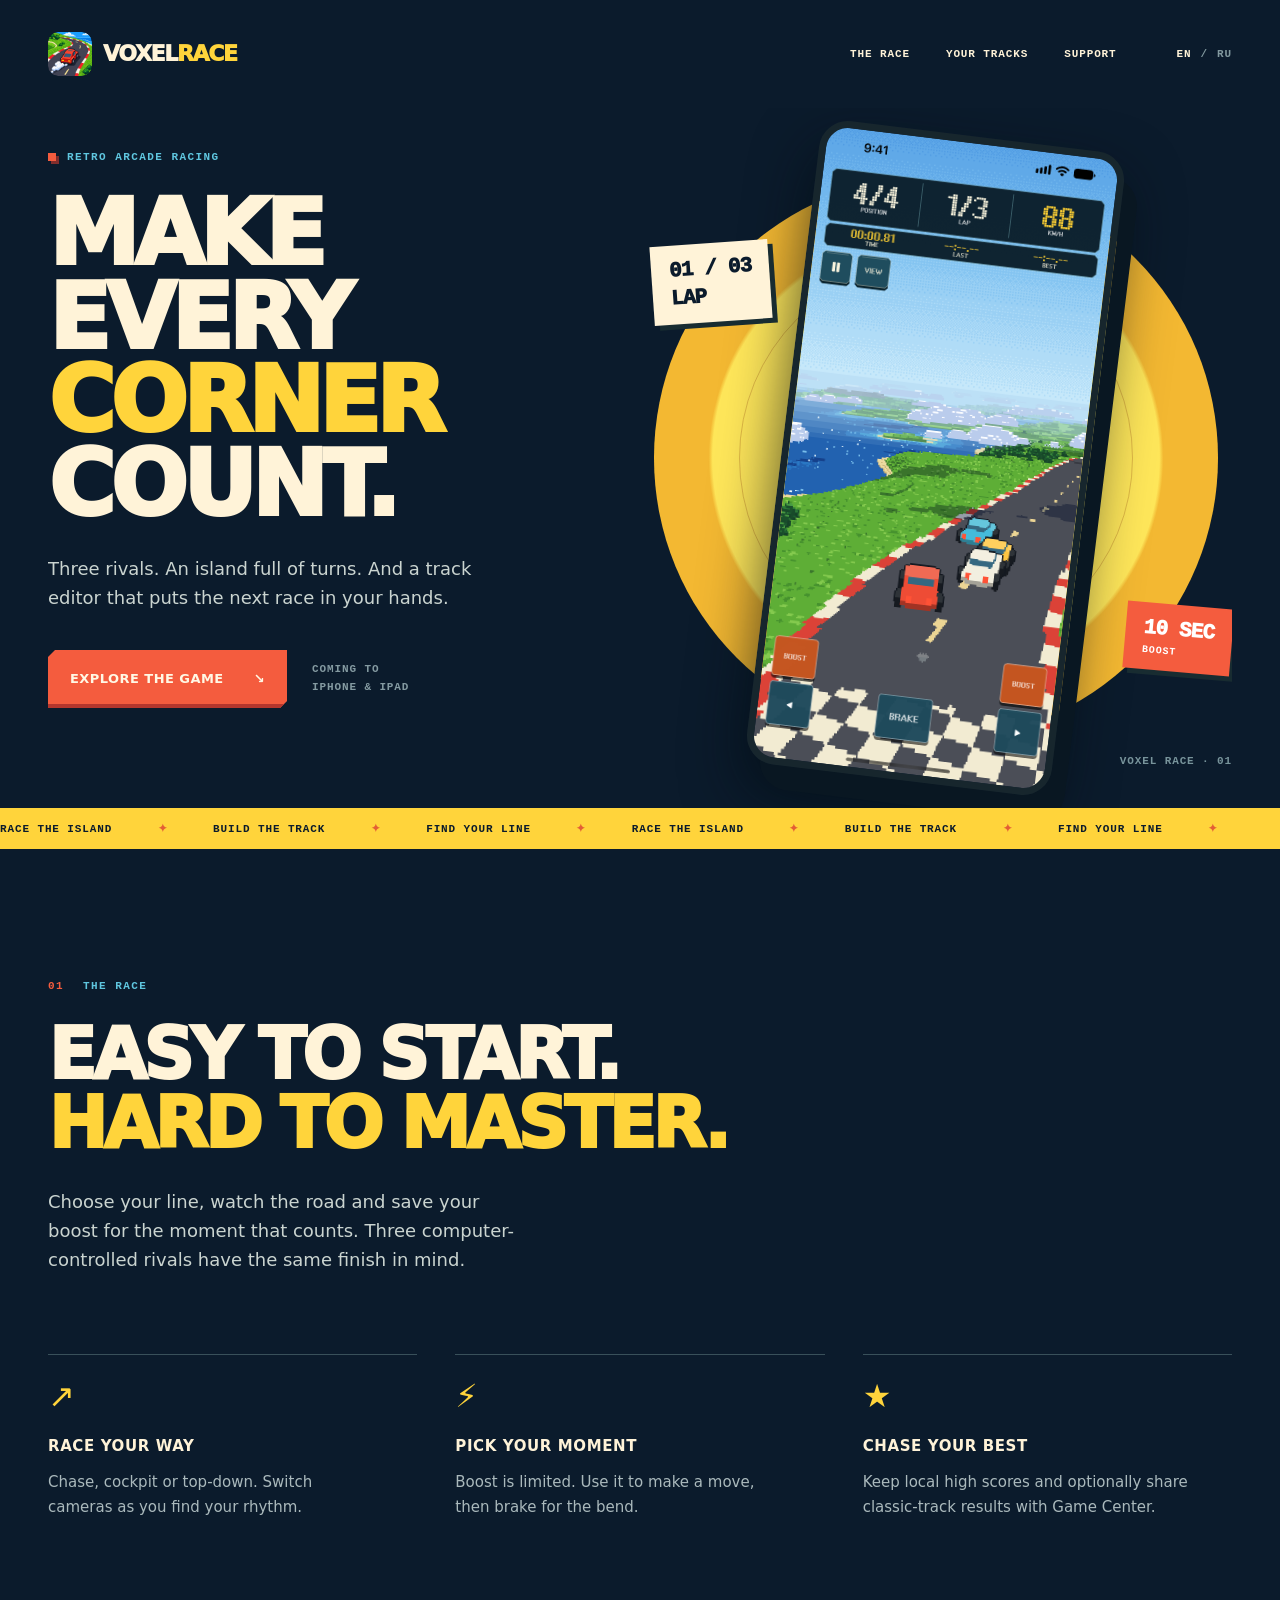
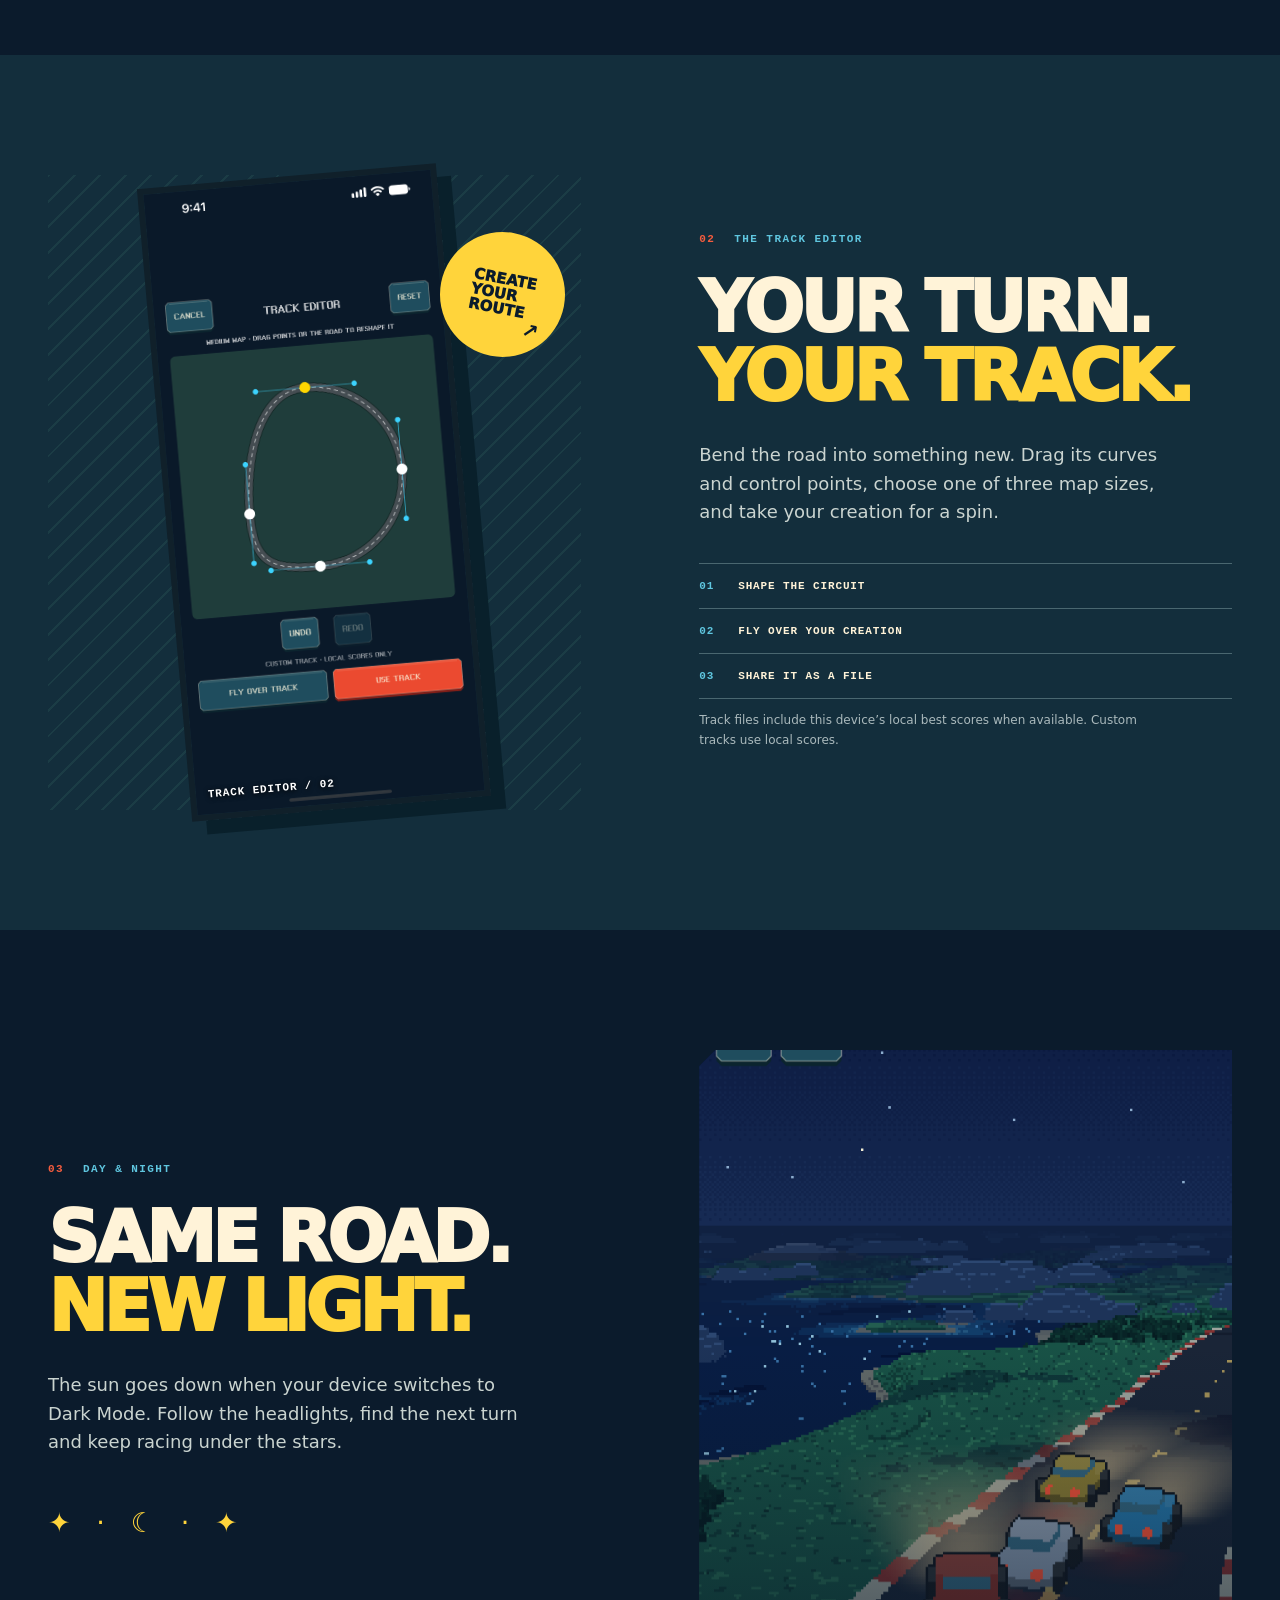
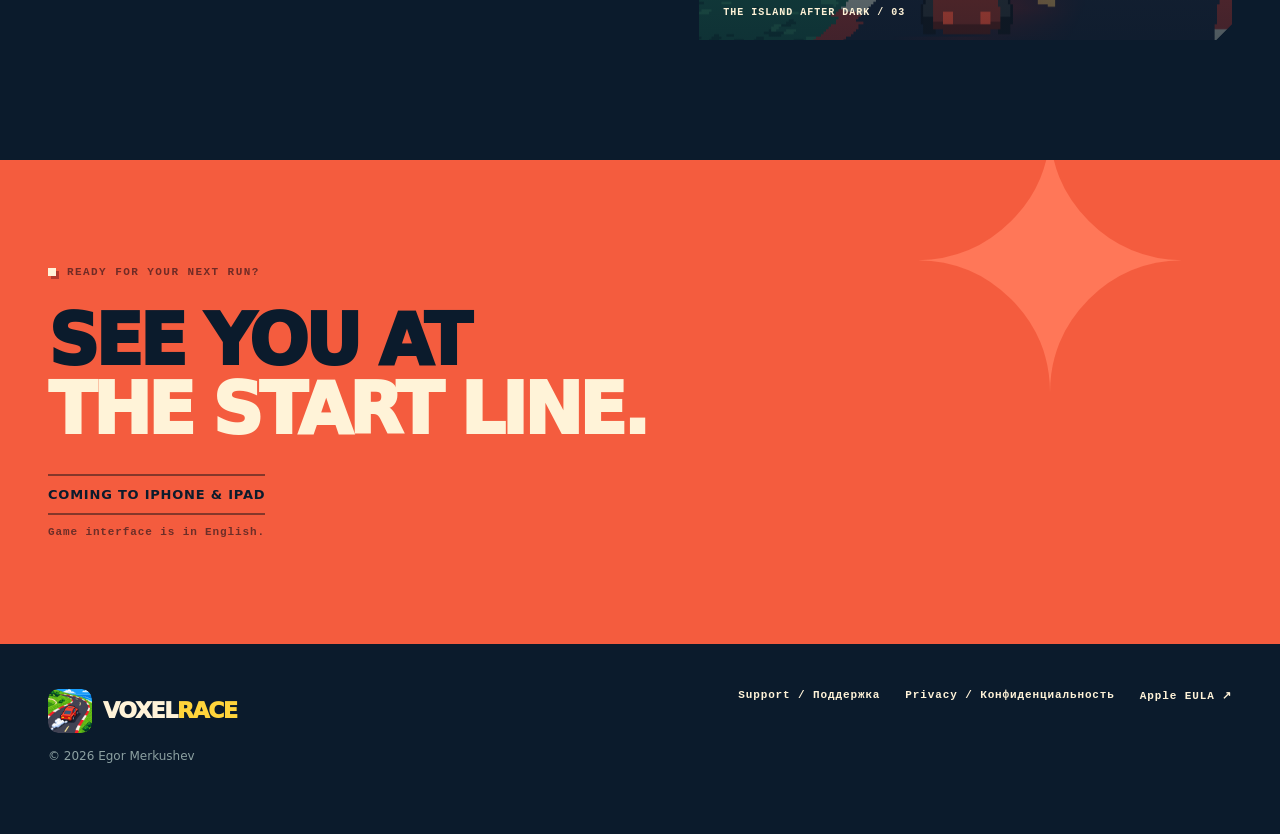
<file: website/voxelrace/index.html>
<!doctype html>
<html lang="en" data-title-en="Voxel Race — Make every corner count" data-title-ru="Voxel Race — каждый поворот важен">
<head>
  <meta charset="utf-8">
  <meta name="viewport" content="width=device-width, initial-scale=1">
  <meta name="theme-color" content="#0b1b2c">
  <meta name="description" content="Retro arcade racing, island roads and tracks of your own. Voxel Race for iPhone and iPad.">
  <link rel="canonical" href="https://egormerkushev.ru/voxelrace/">
  <link rel="icon" href="favicon.svg" type="image/svg+xml"><link rel="stylesheet" href="styles.css?v=2">
  <script src="language.js" defer></script>
  <title>Voxel Race — Make every corner count</title>
</head>
<body>
  <a class="skip" href="#main"><span data-language="en">Skip to content</span><span lang="ru" data-language="ru">К содержанию</span></a>
  <header class="site-header shell">
    <a class="brand" href="./" data-local aria-label="Voxel Race home"><span class="brand-icon-frame" aria-hidden="true"><img class="brand-icon" src="assets/app-icon.png" width="44" height="44" alt=""></span><span>VOXEL<span>RACE</span></span></a>
    <nav class="header-nav" aria-label="Main navigation">
      <a href="#race"><span data-language="en">THE RACE</span><span lang="ru" data-language="ru">ГОНКА</span></a>
      <a href="#tracks"><span data-language="en">YOUR TRACKS</span><span lang="ru" data-language="ru">ТРАССЫ</span></a>
      <a href="support/" data-local><span data-language="en">SUPPORT</span><span lang="ru" data-language="ru">ПОДДЕРЖКА</span></a>
    </nav>
    <nav class="languages" aria-label="Language"><a href="?lang=en" lang="en" data-language-choice="en">EN</a><span aria-hidden="true">/</span><a href="?lang=ru" lang="ru" data-language-choice="ru">RU</a></nav>
  </header>
  <main id="main">
    <section class="hero shell">
      <div class="hero-copy">
        <p class="eyebrow"><span class="eyebrow-dot"></span><span data-language="en">RETRO ARCADE RACING</span><span lang="ru" data-language="ru">АРКАДНЫЕ ГОНКИ В РЕТРОСТИЛЕ</span></p>
        <h1><span data-language="en">MAKE EVERY<br><em>CORNER</em><br>COUNT.</span><span lang="ru" data-language="ru">КАЖДЫЙ<br><em>ПОВОРОТ</em><br>ВАЖЕН.</span></h1>
        <p class="hero-text"><span data-language="en">Three rivals. An island full of turns. And a track editor that puts the next race in your hands.</span><span lang="ru" data-language="ru">Три соперника, остров с крутыми поворотами и редактор трасс, в котором следующую гонку придумываете вы.</span></p>
        <div class="hero-actions"><a class="button button-primary" href="#race"><span data-language="en">EXPLORE THE GAME</span><span lang="ru" data-language="ru">УЗНАТЬ ОБ ИГРЕ</span><span aria-hidden="true">↘</span></a><span class="platform"><span data-language="en">COMING TO<br>IPHONE &amp; IPAD</span><span lang="ru" data-language="ru">СКОРО НА<br>IPHONE И IPAD</span></span></div>
      </div>
      <div class="hero-art"><div class="orbit orbit-one"></div><div class="orbit orbit-two"></div><div class="hero-disc"></div><div class="hero-phone"><img src="assets/race-day.png" width="1284" height="2778" alt="A daytime race with four cars on a coastal road" data-alt-en="A daytime race with four cars on a coastal road" data-alt-ru="Дневная гонка: четыре машины на дороге вдоль моря" fetchpriority="high"></div><div class="race-tag tag-top"><span>01 / 03</span><strong><span data-language="en">LAP</span><span lang="ru" data-language="ru">КРУГ</span></strong></div><div class="race-tag tag-bottom"><span><span data-language="en">10 SEC</span><span lang="ru" data-language="ru">10 СЕК</span></span><strong>BOOST</strong></div><span class="art-caption">VOXEL RACE · 01</span></div>
    </section>
    <div class="ticker" aria-hidden="true"><div>RACE THE ISLAND <b>✦</b> BUILD THE TRACK <b>✦</b> FIND YOUR LINE <b>✦</b> RACE THE ISLAND <b>✦</b> BUILD THE TRACK <b>✦</b> FIND YOUR LINE <b>✦</b></div></div>
    <section id="race" class="race-section shell section-pad">
      <div class="section-heading"><p class="eyebrow"><span class="number">01</span><span data-language="en">THE RACE</span><span lang="ru" data-language="ru">ГОНКА</span></p><h2><span data-language="en">EASY TO START.<br><em>HARD TO MASTER.</em></span><span lang="ru" data-language="ru">ЛЕГКО НАЧАТЬ.<br><em>СЛОЖНО ПОБЕДИТЬ.</em></span></h2><p><span data-language="en">Choose your line, watch the road and save your boost for the moment that counts. Three computer-controlled rivals have the same finish in mind.</span><span lang="ru" data-language="ru">Ищите свою траекторию, следите за дорогой и берегите ускорение для нужного момента. Три компьютерных соперника тоже едут к финишу.</span></p></div>
      <div class="feature-grid">
        <article><span class="feature-icon">↗</span><h3><span data-language="en">RACE YOUR WAY</span><span lang="ru" data-language="ru">ВЫБЕРИТЕ ВИД</span></h3><p><span data-language="en">Chase, cockpit or top-down. Switch cameras as you find your rhythm.</span><span lang="ru" data-language="ru">Сзади, из кабины или сверху. Меняйте камеру по ходу заезда.</span></p></article>
        <article><span class="feature-icon">⚡</span><h3><span data-language="en">PICK YOUR MOMENT</span><span lang="ru" data-language="ru">ЛОВИТЕ МОМЕНТ</span></h3><p><span data-language="en">Boost is limited. Use it to make a move, then brake for the bend.</span><span lang="ru" data-language="ru">Запас ускорения ограничен. Используйте его для обгона и тормозите перед поворотом.</span></p></article>
        <article><span class="feature-icon">★</span><h3><span data-language="en">CHASE YOUR BEST</span><span lang="ru" data-language="ru">БЕЙТЕ РЕКОРДЫ</span></h3><p><span data-language="en">Keep local high scores and optionally share classic-track results with Game Center.</span><span lang="ru" data-language="ru">Сохраняйте рекорды на устройстве и при желании отправляйте результаты классической трассы в Game Center.</span></p></article>
      </div>
    </section>
    <section id="tracks" class="track-section section-pad"><div class="shell split">
      <div class="track-visual"><div class="track-frame"><img src="assets/editor.png" width="1284" height="2778" alt="The track editor with a curved circuit and control points" data-alt-en="The track editor with a curved circuit and control points" data-alt-ru="Редактор с кольцевой трассой и контрольными точками"><span class="frame-label">TRACK EDITOR / 02</span></div><span class="track-stamp"><span data-language="en">CREATE<br>YOUR<br>ROUTE</span><span lang="ru" data-language="ru">СОЗДАЙ<br>СВОЮ<br>ТРАССУ</span><b>↗</b></span></div>
      <div class="split-copy"><p class="eyebrow"><span class="number">02</span><span data-language="en">THE TRACK EDITOR</span><span lang="ru" data-language="ru">РЕДАКТОР ТРАСС</span></p><h2><span data-language="en">YOUR TURN.<br><em>YOUR TRACK.</em></span><span lang="ru" data-language="ru">ВАШ ПОВОРОТ.<br><em>ВАША ТРАССА.</em></span></h2><p><span data-language="en">Bend the road into something new. Drag its curves and control points, choose one of three map sizes, and take your creation for a spin.</span><span lang="ru" data-language="ru">Придумайте свою дорогу: меняйте кривые и контрольные точки, выбирайте один из трёх размеров карты и отправляйтесь на первый круг.</span></p><div class="details-list"><div><span>01</span><strong><span data-language="en">SHAPE THE CIRCUIT</span><span lang="ru" data-language="ru">МЕНЯЙТЕ ФОРМУ</span></strong></div><div><span>02</span><strong><span data-language="en">FLY OVER YOUR CREATION</span><span lang="ru" data-language="ru">ОСМОТРИТЕ С ВЫСОТЫ</span></strong></div><div><span>03</span><strong><span data-language="en">SHARE IT AS A FILE</span><span lang="ru" data-language="ru">ПОДЕЛИТЕСЬ ФАЙЛОМ</span></strong></div></div><p class="note"><span data-language="en">Track files include this device’s local best scores when available. Custom tracks use local scores.</span><span lang="ru" data-language="ru">В файл трассы попадают локальные рекорды этого устройства, если они есть. Для пользовательских трасс используются локальные результаты.</span></p></div>
    </div></section>
    <section class="night-section shell section-pad"><div class="night-copy"><p class="eyebrow"><span class="number">03</span><span data-language="en">DAY &amp; NIGHT</span><span lang="ru" data-language="ru">ДЕНЬ И НОЧЬ</span></p><h2><span data-language="en">SAME ROAD.<br><em>NEW LIGHT.</em></span><span lang="ru" data-language="ru">ТА ЖЕ ДОРОГА.<br><em>ДРУГОЙ СВЕТ.</em></span></h2><p><span data-language="en">The sun goes down when your device switches to Dark Mode. Follow the headlights, find the next turn and keep racing under the stars.</span><span lang="ru" data-language="ru">Когда устройство переходит на тёмную тему, над островом наступает ночь. Следуйте за светом фар и ищите следующий поворот под звёздами.</span></p><div class="night-symbols" aria-hidden="true">✦ &nbsp; · &nbsp; ☾ &nbsp; · &nbsp; ✦</div></div><div class="night-image"><img src="assets/race-night.png" width="1284" height="2778" alt="Cars racing under a starry sky with their headlights on" data-alt-en="Cars racing under a starry sky with their headlights on" data-alt-ru="Машины с включёнными фарами мчатся по трассе под звёздами"><span>THE ISLAND AFTER DARK / 03</span></div></section>
    <section class="finish-section"><div class="shell finish-inner"><p class="eyebrow"><span class="eyebrow-dot"></span><span data-language="en">READY FOR YOUR NEXT RUN?</span><span lang="ru" data-language="ru">ГОТОВЫ К НОВОМУ ЗАЕЗДУ?</span></p><h2><span data-language="en">SEE YOU AT<br><em>THE START LINE.</em></span><span lang="ru" data-language="ru">УВИДИМСЯ<br><em>НА СТАРТЕ.</em></span></h2><p class="launch-status"><span data-language="en">COMING TO IPHONE &amp; IPAD</span><span lang="ru" data-language="ru">СКОРО НА IPHONE И IPAD</span></p><p class="finish-note"><span data-language="en">Game interface is in English.</span><span lang="ru" data-language="ru">Интерфейс игры — на английском языке.</span></p></div></section>
  </main>
  <footer class="site-footer shell"><div><a class="brand" href="./" data-local><span class="brand-icon-frame" aria-hidden="true"><img class="brand-icon" src="assets/app-icon.png" width="44" height="44" alt=""></span><span>VOXEL<span>RACE</span></span></a><p>© 2026 Egor Merkushev</p></div><nav aria-label="Footer"><a href="support/" data-local>Support / Поддержка</a><a href="privacy/" data-local>Privacy / Конфиденциальность</a><a href="https://www.apple.com/legal/internet-services/itunes/dev/stdeula/">Apple EULA ↗</a></nav></footer>
</body>
</html>
</file>
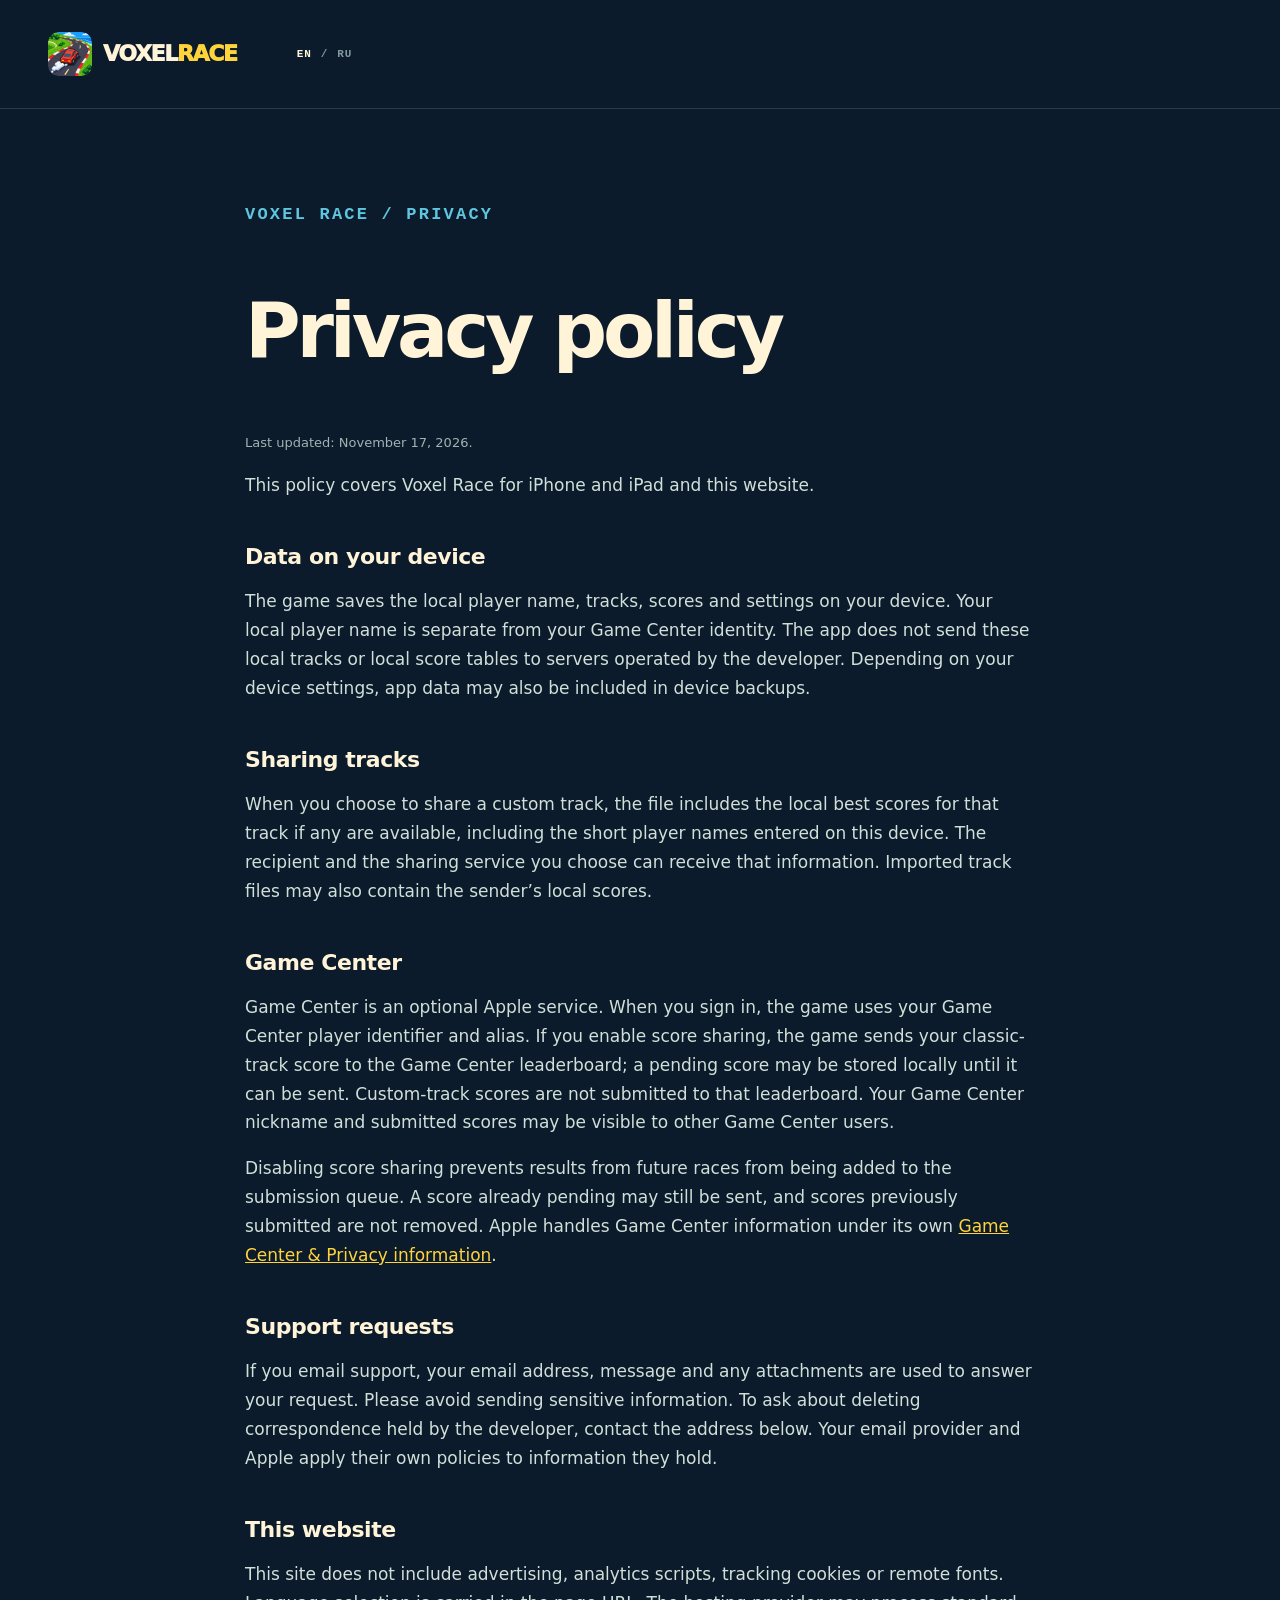
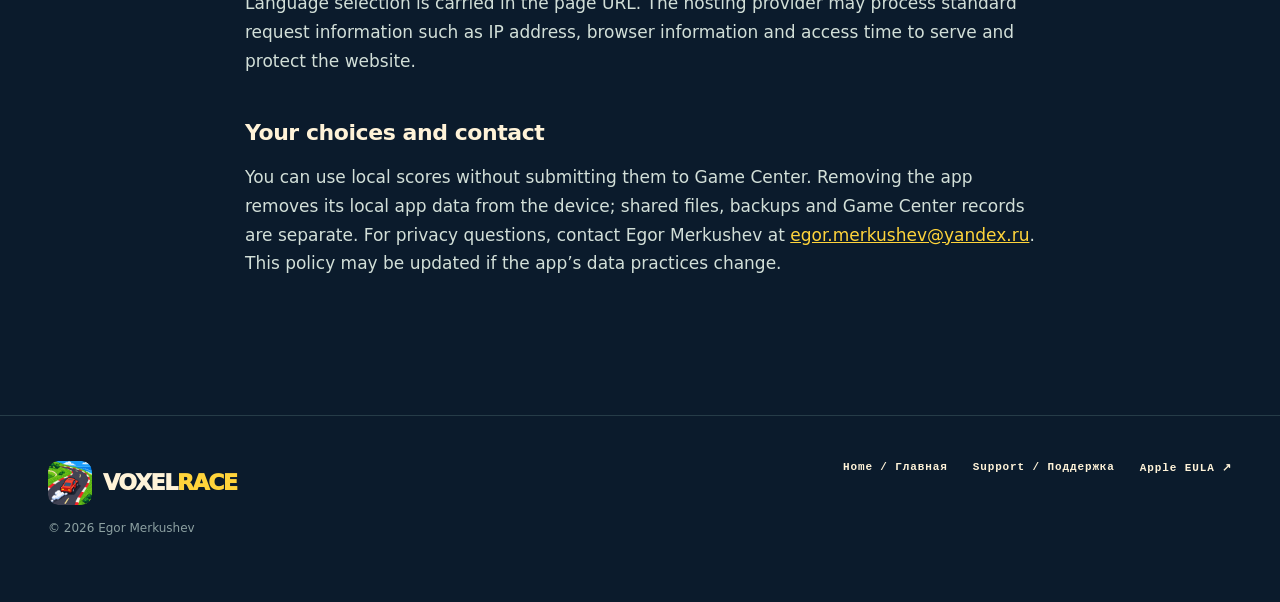
<file: website/voxelrace/privacy/index.html>
<!doctype html>
<html lang="en" data-title-en="Privacy — Voxel Race" data-title-ru="Конфиденциальность — Voxel Race"><head>
  <meta charset="utf-8"><meta name="viewport" content="width=device-width, initial-scale=1"><meta name="theme-color" content="#0b1b2c">
  <title>Privacy — Voxel Race</title><meta name="description" content="How Voxel Race handles local scores, shared track files and Game Center.">
  <link rel="canonical" href="https://egormerkushev.ru/voxelrace/privacy/"><link rel="icon" href="../favicon.svg" type="image/svg+xml"><link rel="stylesheet" href="../styles.css?v=2"><script src="../language.js" defer></script>
</head><body>
<header class="info-header"><div class="site-header shell"><a class="brand" href="../" data-local aria-label="Voxel Race home"><span class="brand-icon-frame" aria-hidden="true"><img class="brand-icon" src="../assets/app-icon.png" width="44" height="44" alt=""></span><span>VOXEL<span>RACE</span></span></a><nav class="languages" aria-label="Language"><a href="?lang=en" lang="en" data-language-choice="en">EN</a><span aria-hidden="true">/</span><a href="?lang=ru" lang="ru" data-language-choice="ru">RU</a></nav></div></header>
<main class="shell"><div class="information">
  <section lang="en" data-language="en"><p class="eyebrow">VOXEL RACE / PRIVACY</p><h1>Privacy policy</h1><p class="updated">Last updated: November 17, 2026.</p><p>This policy covers Voxel Race for iPhone and iPad and this website.</p>
    <h2>Data on your device</h2><p>The game saves the local player name, tracks, scores and settings on your device. Your local player name is separate from your Game Center identity. The app does not send these local tracks or local score tables to servers operated by the developer. Depending on your device settings, app data may also be included in device backups.</p>
    <h2>Sharing tracks</h2><p>When you choose to share a custom track, the file includes the local best scores for that track if any are available, including the short player names entered on this device. The recipient and the sharing service you choose can receive that information. Imported track files may also contain the sender’s local scores.</p>
    <h2>Game Center</h2><p>Game Center is an optional Apple service. When you sign in, the game uses your Game Center player identifier and alias. If you enable score sharing, the game sends your classic-track score to the Game Center leaderboard; a pending score may be stored locally until it can be sent. Custom-track scores are not submitted to that leaderboard. Your Game Center nickname and submitted scores may be visible to other Game Center users.</p><p>Disabling score sharing prevents results from future races from being added to the submission queue. A score already pending may still be sent, and scores previously submitted are not removed. Apple handles Game Center information under its own <a href="https://www.apple.com/legal/privacy/data/en/game-center/">Game Center &amp; Privacy information</a>.</p>
    <h2>Support requests</h2><p>If you email support, your email address, message and any attachments are used to answer your request. Please avoid sending sensitive information. To ask about deleting correspondence held by the developer, contact the address below. Your email provider and Apple apply their own policies to information they hold.</p>
    <h2>This website</h2><p>This site does not include advertising, analytics scripts, tracking cookies or remote fonts. Language selection is carried in the page URL. The hosting provider may process standard request information such as IP address, browser information and access time to serve and protect the website.</p>
    <h2>Your choices and contact</h2><p>You can use local scores without submitting them to Game Center. Removing the app removes its local app data from the device; shared files, backups and Game Center records are separate. For privacy questions, contact Egor Merkushev at <a href="mailto:egor.merkushev@yandex.ru">egor.merkushev@yandex.ru</a>. This policy may be updated if the app’s data practices change.</p></section>
  <section lang="ru" data-language="ru"><p class="eyebrow">VOXEL RACE / КОНФИДЕНЦИАЛЬНОСТЬ</p><h1>Политика конфиденциальности</h1><p class="updated">Обновлено 17 ноября 2026 года.</p><p>Политика относится к Voxel Race для iPhone и iPad и этому сайту.</p>
    <h2>Данные на устройстве</h2><p>Игра сохраняет на устройстве локальное имя игрока, трассы, результаты и настройки. Локальное имя игрока не связано с именем Game Center. Приложение не отправляет эти локальные трассы и таблицы результатов на серверы разработчика. В зависимости от настроек устройства данные приложения могут также входить в резервные копии.</p>
    <h2>Обмен трассами</h2><p>Когда вы отправляете пользовательскую трассу, в файл попадают локальные рекорды для неё, если они есть, вместе с короткими именами игроков, введёнными на этом устройстве. Получатель и выбранный вами сервис отправки могут получить эти данные. Импортированные файлы трасс также могут содержать локальные результаты отправителя.</p>
    <h2>Game Center</h2><p>Game Center — необязательный сервис Apple. При входе игра использует идентификатор и псевдоним игрока Game Center. Если включена отправка очков, игра передаёт результат на классической трассе в таблицу Game Center; ожидающий отправки результат может временно храниться на устройстве. Очки пользовательских трасс в эту таблицу не отправляются. Ваш псевдоним Game Center и отправленные результаты могут быть видны другим игрокам Game Center.</p><p>Отключение отправки не добавляет результаты следующих заездов в очередь. Уже ожидающий результат ещё может быть отправлен, а ранее переданные очки не удаляются. Apple обрабатывает информацию Game Center по собственным <a href="https://www.apple.com/legal/privacy/data/ru/game-center/">правилам конфиденциальности Game Center</a>.</p>
    <h2>Обращения в поддержку</h2><p>Если вы пишете в поддержку, ваш адрес электронной почты, сообщение и вложения используются для ответа. Пожалуйста, не присылайте чувствительные данные. Чтобы узнать об удалении переписки, которая хранится у разработчика, напишите по адресу ниже. К данным у почтового провайдера и Apple применяются их собственные правила.</p>
    <h2>Этот сайт</h2><p>На сайте нет рекламы, скриптов аналитики, отслеживающих cookie и внешних шрифтов. Выбор языка передаётся в адресе страницы. Хостинг-провайдер может обрабатывать технические сведения запроса, например IP-адрес, сведения о браузере и время доступа, для работы и защиты сайта.</p>
    <h2>Ваш выбор и контакты</h2><p>Можно пользоваться локальными результатами без отправки в Game Center. При удалении приложения его локальные данные удаляются с устройства; отправленные файлы, резервные копии и записи Game Center хранятся отдельно. По вопросам конфиденциальности пишите Egor Merkushev: <a href="mailto:egor.merkushev@yandex.ru">egor.merkushev@yandex.ru</a>. При изменении обработки данных эта политика может быть обновлена.</p></section>
</div></main>
<footer class="info-footer"><div class="site-footer shell"><div><a class="brand" href="../" data-local><span class="brand-icon-frame" aria-hidden="true"><img class="brand-icon" src="../assets/app-icon.png" width="44" height="44" alt=""></span><span>VOXEL<span>RACE</span></span></a><p>© 2026 Egor Merkushev</p></div><nav aria-label="Footer"><a href="../" data-local>Home / Главная</a><a href="../support/" data-local>Support / Поддержка</a><a href="https://www.apple.com/legal/internet-services/itunes/dev/stdeula/">Apple EULA ↗</a></nav></div></footer>
</body></html>
</file>
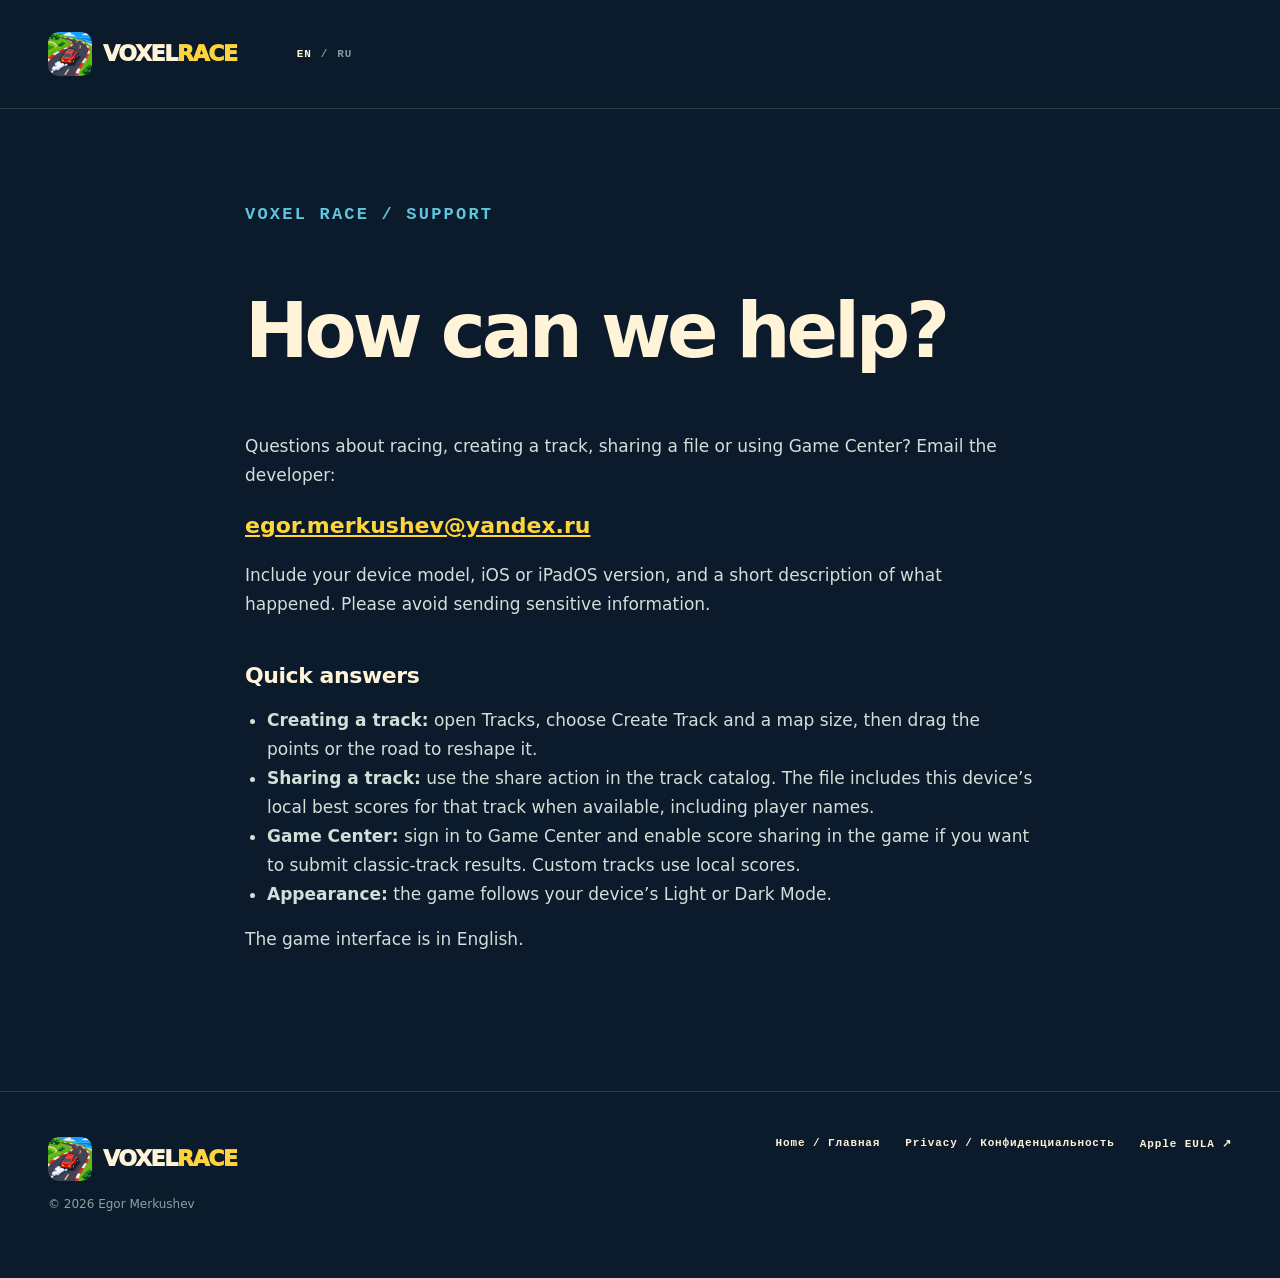
<file: website/voxelrace/support/index.html>
<!doctype html>
<html lang="en" data-title-en="Support — Voxel Race" data-title-ru="Поддержка — Voxel Race"><head>
  <meta charset="utf-8"><meta name="viewport" content="width=device-width, initial-scale=1"><meta name="theme-color" content="#0b1b2c">
  <title>Support — Voxel Race</title><meta name="description" content="Help with Voxel Race, tracks, local scores and Game Center.">
  <link rel="canonical" href="https://egormerkushev.ru/voxelrace/support/"><link rel="icon" href="../favicon.svg" type="image/svg+xml"><link rel="stylesheet" href="../styles.css?v=2"><script src="../language.js" defer></script>
</head><body>
<header class="info-header"><div class="site-header shell"><a class="brand" href="../" data-local aria-label="Voxel Race home"><span class="brand-icon-frame" aria-hidden="true"><img class="brand-icon" src="../assets/app-icon.png" width="44" height="44" alt=""></span><span>VOXEL<span>RACE</span></span></a><nav class="languages" aria-label="Language"><a href="?lang=en" lang="en" data-language-choice="en">EN</a><span aria-hidden="true">/</span><a href="?lang=ru" lang="ru" data-language-choice="ru">RU</a></nav></div></header>
<main class="shell"><div class="information">
  <section lang="en" data-language="en"><p class="eyebrow">VOXEL RACE / SUPPORT</p><h1>How can we help?</h1><p>Questions about racing, creating a track, sharing a file or using Game Center? Email the developer:</p><p><a class="contact" href="mailto:egor.merkushev@yandex.ru">egor.merkushev@yandex.ru</a></p><p>Include your device model, iOS or iPadOS version, and a short description of what happened. Please avoid sending sensitive information.</p><h2>Quick answers</h2><ul><li><strong>Creating a track:</strong> open Tracks, choose Create Track and a map size, then drag the points or the road to reshape it.</li><li><strong>Sharing a track:</strong> use the share action in the track catalog. The file includes this device’s local best scores for that track when available, including player names.</li><li><strong>Game Center:</strong> sign in to Game Center and enable score sharing in the game if you want to submit classic-track results. Custom tracks use local scores.</li><li><strong>Appearance:</strong> the game follows your device’s Light or Dark Mode.</li></ul><p>The game interface is in English.</p></section>
  <section lang="ru" data-language="ru"><p class="eyebrow">VOXEL RACE / ПОДДЕРЖКА</p><h1>Чем помочь?</h1><p>Есть вопросы о гонке, редакторе трасс, обмене файлами или Game Center? Напишите разработчику:</p><p><a class="contact" href="mailto:egor.merkushev@yandex.ru">egor.merkushev@yandex.ru</a></p><p>Укажите модель устройства, версию iOS или iPadOS и кратко опишите проблему. Пожалуйста, не отправляйте чувствительные данные.</p><h2>Короткие ответы</h2><ul><li><strong>Создание трассы:</strong> откройте Tracks, выберите Create Track и размер карты, затем меняйте форму, перетаскивая точки или дорогу.</li><li><strong>Обмен трассой:</strong> используйте действие отправки в каталоге трасс. Если на устройстве есть локальные рекорды для этой трассы, файл содержит их вместе с именами игроков.</li><li><strong>Game Center:</strong> войдите в Game Center и включите отправку очков в игре, если хотите отправлять результаты классической трассы. Для пользовательских трасс используются локальные результаты.</li><li><strong>Оформление:</strong> игра следует светлой или тёмной теме устройства.</li></ul><p>Интерфейс игры — на английском языке.</p></section>
</div></main>
<footer class="info-footer"><div class="site-footer shell"><div><a class="brand" href="../" data-local><span class="brand-icon-frame" aria-hidden="true"><img class="brand-icon" src="../assets/app-icon.png" width="44" height="44" alt=""></span><span>VOXEL<span>RACE</span></span></a><p>© 2026 Egor Merkushev</p></div><nav aria-label="Footer"><a href="../" data-local>Home / Главная</a><a href="../privacy/" data-local>Privacy / Конфиденциальность</a><a href="https://www.apple.com/legal/internet-services/itunes/dev/stdeula/">Apple EULA ↗</a></nav></div></footer>
</body></html>
</file>
<file: website/voxelrace/styles.css>
:root{color-scheme:dark;--ink:#0b1b2c;--ink-2:#10283a;--cream:#fff3d8;--yellow:#ffd43b;--coral:#f45c3e;--muted:#aab9bc;--line:#39505a;--blue:#5fc6df}*{box-sizing:border-box}html{scroll-behavior:smooth}body{margin:0;background:var(--ink);color:var(--cream);font-family:system-ui,-apple-system,BlinkMacSystemFont,"Segoe UI",sans-serif}a{color:inherit}img{display:block;max-width:100%}.js[data-site-language="en"] [data-language="ru"],.js[data-site-language="ru"] [data-language="en"]{display:none}.shell{width:min(1360px,calc(100% - 96px));margin-inline:auto}.skip{position:absolute;left:10px;top:-60px;z-index:99;padding:12px;background:var(--yellow);color:var(--ink)}.skip:focus{top:10px}a:focus-visible{outline:3px solid var(--yellow);outline-offset:4px}.site-header{min-height:108px;display:flex;align-items:center;gap:60px}.brand{display:inline-flex;align-items:center;gap:11px;text-decoration:none;letter-spacing:-.06em;font-size:22px;font-weight:950;line-height:1}.brand>span:last-child>span{color:var(--yellow)}.brand-mark{display:grid;place-items:center;width:32px;height:32px;border:2px solid var(--yellow);color:var(--yellow);font-size:23px;line-height:1;transform:rotate(8deg)}.header-nav{display:flex;gap:36px;margin-left:auto}.header-nav a,.languages,.eyebrow,.platform,.art-caption,.frame-label,.details-list,.race-tag,.site-footer nav,.ticker,.finish-note{font-family:ui-monospace,SFMono-Regular,Menlo,monospace;font-size:11px;font-weight:750;letter-spacing:.08em}.header-nav a{text-decoration:none}.header-nav a:hover,.site-footer a:hover{color:var(--yellow)}.languages{display:flex;align-items:center;gap:9px;color:#82999f}.languages a{text-decoration:none}.languages a[aria-current]{color:var(--cream)}.hero{min-height:680px;display:grid;grid-template-columns:1fr 1fr;align-items:center;overflow:hidden}.hero-copy{padding:32px 0 100px;position:relative;z-index:2}.eyebrow{display:flex;align-items:center;gap:11px;color:var(--blue);letter-spacing:.13em}.eyebrow-dot{width:8px;height:8px;display:inline-block;background:var(--coral);box-shadow:3px 3px 0 #812d2c}.hero h1,.section-heading h2,.split h2,.night-copy h2,.finish-section h2{font-size:clamp(56px,7.1vw,105px);line-height:.92;letter-spacing:-.055em;margin:29px 0;font-weight:950}.hero h1 em,.section-heading h2 em,.split h2 em,.night-copy h2 em,.finish-section h2 em{font-style:normal;color:var(--yellow)}.hero-text,.section-heading>p:last-child,.split-copy>p:not(.eyebrow):not(.note),.night-copy>p:not(.eyebrow){max-width:470px;color:#cad4d0;font-size:18px;line-height:1.6}.hero-actions{display:flex;align-items:center;gap:25px;margin-top:37px}.button{display:inline-flex;min-height:58px;align-items:center;justify-content:center;gap:30px;padding:0 22px;font-size:13px;font-weight:900;text-decoration:none;letter-spacing:.035em;clip-path:polygon(7px 0,100% 0,100% calc(100% - 7px),calc(100% - 7px) 100%,0 100%,0 7px)}.button-primary{color:#fff8e5;background:var(--coral);box-shadow:inset 0 -4px #b4362d}.button-primary:hover{background:#ff7353}.platform{line-height:1.6;color:#849aa1}.hero-art{min-height:650px;position:relative;display:flex;justify-content:center;align-items:center;isolation:isolate}.hero-disc{position:absolute;z-index:-2;width:min(44vw,620px);aspect-ratio:1;border-radius:50%;background:radial-gradient(circle at 50% 50%,#ffe75a 0 56%,#f3b832 57% 100%)}.hero-disc:after{content:"";position:absolute;inset:15%;border:1px solid #bc832e;border-radius:50%;opacity:.45}.orbit{position:absolute;border:1px solid #2e4858;border-radius:50%;z-index:-3}.orbit-one{width:90%;aspect-ratio:1}.orbit-two{width:75%;aspect-ratio:1}.hero-phone{width:clamp(220px,24vw,335px);border:7px solid #17262d;border-radius:29px;overflow:hidden;transform:rotate(7deg);box-shadow:16px 24px 0 #091722,0 28px 60px #020c12b0}.hero-phone img{width:100%;height:auto}.race-tag{position:absolute;display:flex;flex-direction:column;gap:5px;padding:14px 18px;background:var(--cream);color:var(--ink);box-shadow:5px 5px 0 #182c31;transform:rotate(-4deg)}.race-tag span{font-size:21px;font-weight:950;letter-spacing:-.04em}.race-tag strong{font-size:10px}.tag-top{top:17%;left:2%}.tag-bottom{right:0;bottom:17%;background:var(--coral);color:white;transform:rotate(5deg)}.art-caption{position:absolute;bottom:16px;right:0;color:#78949b}.ticker{overflow:hidden;background:var(--yellow);color:var(--ink);padding:14px 0;white-space:nowrap;transform:rotate(-1deg);width:101%;margin-left:-.5%}.ticker div{width:max-content;animation:marquee 35s linear infinite}.ticker b{padding:0 38px;color:#e35e35}@keyframes marquee{to{transform:translateX(-50%)}}@media(prefers-reduced-motion:reduce){html{scroll-behavior:auto}.ticker div{animation:none}}.section-pad{padding-block:120px}.section-heading{max-width:780px}.number{color:var(--coral);padding-right:8px}.section-heading h2,.split h2,.night-copy h2,.finish-section h2{font-size:clamp(46px,5.5vw,76px);line-height:.98}.feature-grid{display:grid;grid-template-columns:repeat(3,1fr);gap:38px;margin-top:80px}.feature-grid article{border-top:1px solid var(--line);padding-top:22px}.feature-icon{font-size:32px;color:var(--yellow)}.feature-grid h3{font-size:15px;margin:22px 0 12px;letter-spacing:.04em}.feature-grid p,.split-copy .note{font-size:15px;color:var(--muted);line-height:1.65;max-width:330px}.track-section{background:#132e3c;overflow:hidden}.split{display:grid;grid-template-columns:1fr 1fr;align-items:center;gap:10%}.track-visual{position:relative;min-height:610px;display:flex;align-items:center;justify-content:center;background:repeating-linear-gradient(135deg,#1b3c45 0,#1b3c45 2px,transparent 2px,transparent 18px)}.track-frame{width:min(58%,300px);border:6px solid #10202a;box-shadow:14px 14px 0 #09202b;transform:rotate(-5deg);position:relative}.track-frame img{width:100%}.frame-label{position:absolute;bottom:14px;left:12px;right:12px;color:white;text-shadow:0 1px 5px #000}.track-stamp{position:absolute;right:3%;top:9%;width:125px;height:125px;border-radius:50%;display:grid;place-content:center;background:var(--yellow);color:var(--ink);font-size:15px;font-weight:950;line-height:1;transform:rotate(11deg)}.track-stamp b{position:absolute;right:20px;bottom:22px;font-size:20px}.details-list{margin-top:36px;border-top:1px solid #4a6770}.details-list div{display:flex;gap:24px;align-items:center;border-bottom:1px solid #4a6770;padding:16px 0}.details-list div>span{color:var(--blue)}.split-copy .note{font-size:12px;max-width:470px}.night-section{display:grid;grid-template-columns:1fr 1fr;gap:10%;align-items:center}.night-symbols{margin-top:50px;color:var(--yellow);font-size:27px}.night-image{height:590px;position:relative;overflow:hidden;background:#09152b;clip-path:polygon(0 16px,16px 0,100% 0,100% calc(100% - 16px),calc(100% - 16px) 100%,0 100%)}.night-image img{width:100%;height:100%;object-fit:cover;object-position:center 48%}.night-image:after{content:"";position:absolute;inset:50% 0 0;background:linear-gradient(transparent,#07162788)}.night-image span{position:absolute;z-index:1;left:24px;bottom:22px;font:700 10px ui-monospace,monospace;letter-spacing:.1em}.finish-section{background:var(--coral);color:var(--ink);overflow:hidden}.finish-inner{position:relative;padding-block:95px}.finish-inner:after{content:"✦";position:absolute;right:3%;top:-20%;font-size:350px;color:#ff7758;pointer-events:none}.finish-section .eyebrow{color:#702b26}.finish-section .eyebrow-dot{background:var(--cream);box-shadow:3px 3px 0 #b43a2c}.finish-section h2{position:relative;z-index:1}.finish-section h2 em{color:var(--cream)}.button-dark{background:var(--ink);color:var(--cream);position:relative;z-index:1}.finish-note{color:#6c2e28}.site-footer{display:flex;justify-content:space-between;align-items:flex-start;gap:30px;padding-block:45px 55px}.site-footer p{font-size:12px;color:#8ca0a1}.site-footer nav{display:flex;gap:25px;flex-wrap:wrap}.site-footer nav a{text-decoration:none}.information{max-width:790px;margin-inline:auto;padding:75px 0 120px}.information h1{font-size:clamp(44px,7vw,76px);letter-spacing:-.055em;line-height:1}.information h2{font-size:22px;margin-top:44px;letter-spacing:-.02em}.information p,.information li{font-size:17px;line-height:1.7;color:#d2dfd8}.information a{color:var(--yellow)}.information .eyebrow{color:var(--blue)}.information .updated{font-size:13px;color:#a3b2b1}.information .contact{display:inline-block;font-weight:800;font-size:22px;overflow-wrap:anywhere}.information ul{padding-left:22px}.info-header{border-bottom:1px solid #263c48}.info-footer{border-top:1px solid #263c48}
@media(max-width:900px){.shell{width:min(100% - 48px,1360px)}.site-header{min-height:82px;gap:20px}.header-nav{gap:17px}.hero{grid-template-columns:1fr 1fr;min-height:570px}.hero-art{min-height:560px}.hero-disc{width:55vw}.hero h1{font-size:clamp(48px,7.5vw,72px)}.section-pad{padding-block:85px}.feature-grid{gap:22px}.split,.night-section{gap:7%}.track-visual{min-height:500px}.night-image{height:500px}}
@media(max-width:650px){.shell{width:calc(100% - 40px)}.site-header{min-height:76px}.brand{font-size:20px}.header-nav{display:none}.languages{margin-left:auto}.hero{display:flex;flex-direction:column;align-items:stretch}.hero-copy{padding:36px 0 0}.hero h1{font-size:clamp(51px,12vw,76px);margin:25px 0}.hero-text,.section-heading>p:last-child,.split-copy>p:not(.eyebrow):not(.note),.night-copy>p:not(.eyebrow){font-size:16px}.hero-actions{margin-top:27px;gap:16px}.button{font-size:11px;gap:16px;padding-inline:17px}.platform{font-size:10px}.hero-art{min-height:510px}.hero-disc{width:min(95vw,480px)}.hero-phone{width:min(50vw,245px)}.race-tag span{font-size:17px}.tag-top{left:0}.tag-bottom{right:0}.art-caption{font-size:9px}.section-pad{padding-block:72px}.section-heading h2,.split h2,.night-copy h2,.finish-section h2{font-size:clamp(42px,10vw,62px)}.feature-grid{grid-template-columns:1fr;gap:30px;margin-top:48px}.feature-grid h3{margin:12px 0 8px}.feature-grid p{margin:0}.split{display:flex;flex-direction:column-reverse;gap:40px;align-items:stretch}.track-visual{min-height:480px}.track-frame{width:52%;max-width:230px}.track-stamp{width:105px;height:105px;font-size:13px}.night-section{grid-template-columns:1fr;gap:35px}.night-image{height:440px}.night-symbols{margin-top:24px}.finish-inner{padding-block:75px}.finish-inner:after{font-size:180px;right:-15%;top:0}.site-footer{display:block}.site-footer nav{margin-top:28px;display:grid;gap:15px}.information{padding-block:45px 80px}.information p,.information li{font-size:16px}}

/* Keep screenshots proportional and the angled ticker inside the viewport. */
body{overflow-x:clip}
.track-frame img{height:auto}
.ticker{width:100%;margin-left:0;transform:none}
.launch-status{display:inline-block;position:relative;z-index:1;margin:0;padding:11px 0;border-block:2px solid #84372a;font-size:13px;font-weight:900;letter-spacing:.06em}

.brand-icon{width:44px;height:44px;object-fit:cover;border-radius:10px;flex:none}

.brand-icon-frame{display:block;width:44px;height:44px;flex:none;border-radius:10px;overflow:hidden;-webkit-mask-image:-webkit-radial-gradient(white,black)}
.brand-icon-frame .brand-icon{width:100%;height:100%;border-radius:0;object-fit:cover}
</file>
